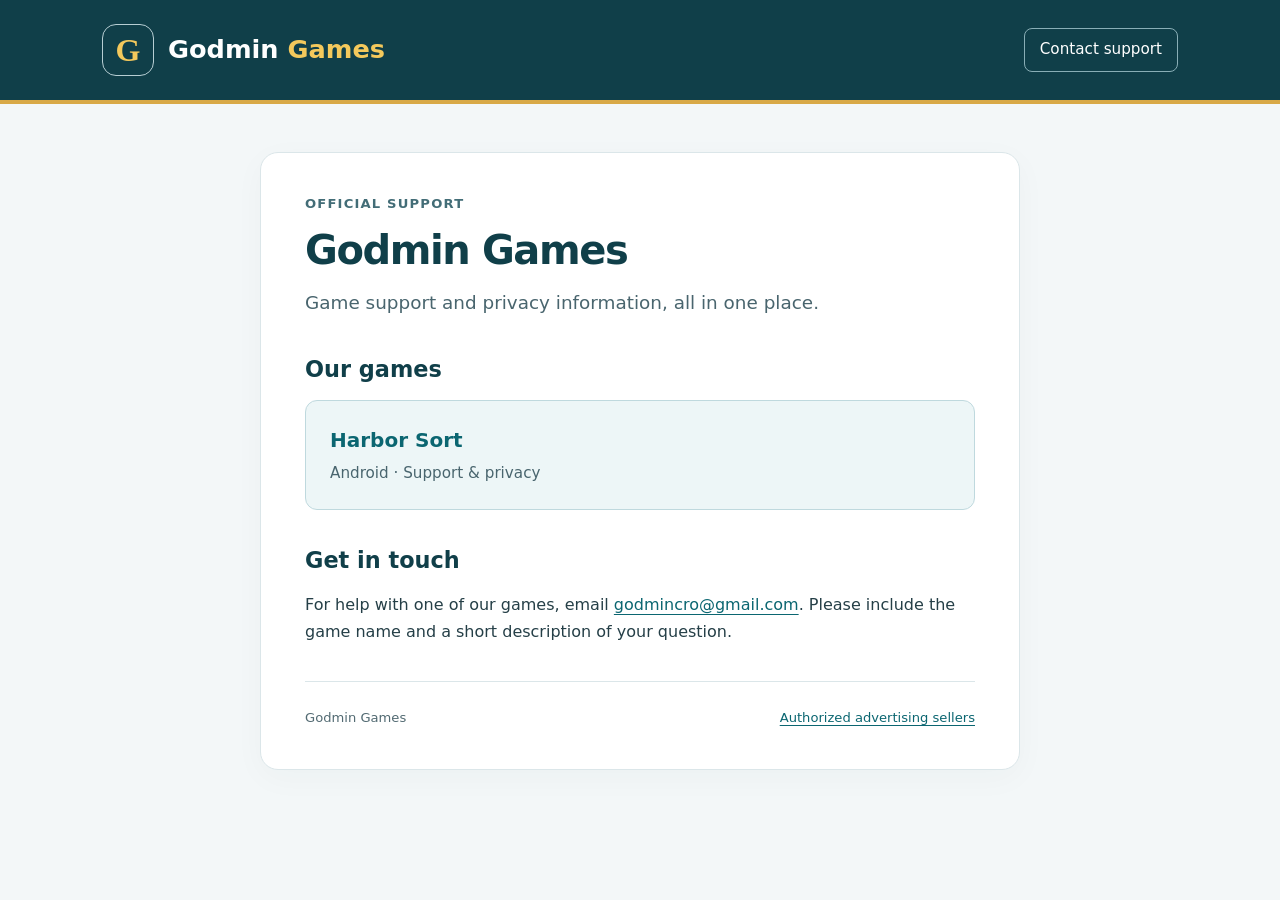
<file: index.html>
<!doctype html>
<html lang="en">
<head>
<meta charset="utf-8"><meta name="viewport" content="width=device-width,initial-scale=1">
<meta name="description" content="Godmin Games. Official game support and privacy information.">
<meta name="theme-color" content="#103f49"><link rel="canonical" href="https://nar-og.github.io/">
<title>Godmin Games</title><link rel="stylesheet" href="/style.css">
</head>
<body>
<header><div class="bar"><a class="brand" href="/" aria-label="Godmin Games home"><span class="mark" aria-hidden="true">G</span><span>Godmin <span class="gold">Games</span></span></a><a class="contact" href="mailto:godmincro@gmail.com">Contact support</a></div></header>
<main class="landing">
<p class="eyebrow">Official support</p><h1>Godmin Games</h1>
<p class="intro">Game support and privacy information, all in one place.</p>
<section><h2>Our games</h2><a class="game-card" href="/harborsort/"><strong>Harbor Sort</strong><span>Android · Support &amp; privacy</span></a></section>
<section><h2>Get in touch</h2><p>For help with one of our games, email <a href="mailto:godmincro@gmail.com">godmincro@gmail.com</a>. Please include the game name and a short description of your question.</p></section>
<footer><span>Godmin Games</span><a href="/app-ads.txt">Authorized advertising sellers</a></footer>
</main></body></html>
</file>
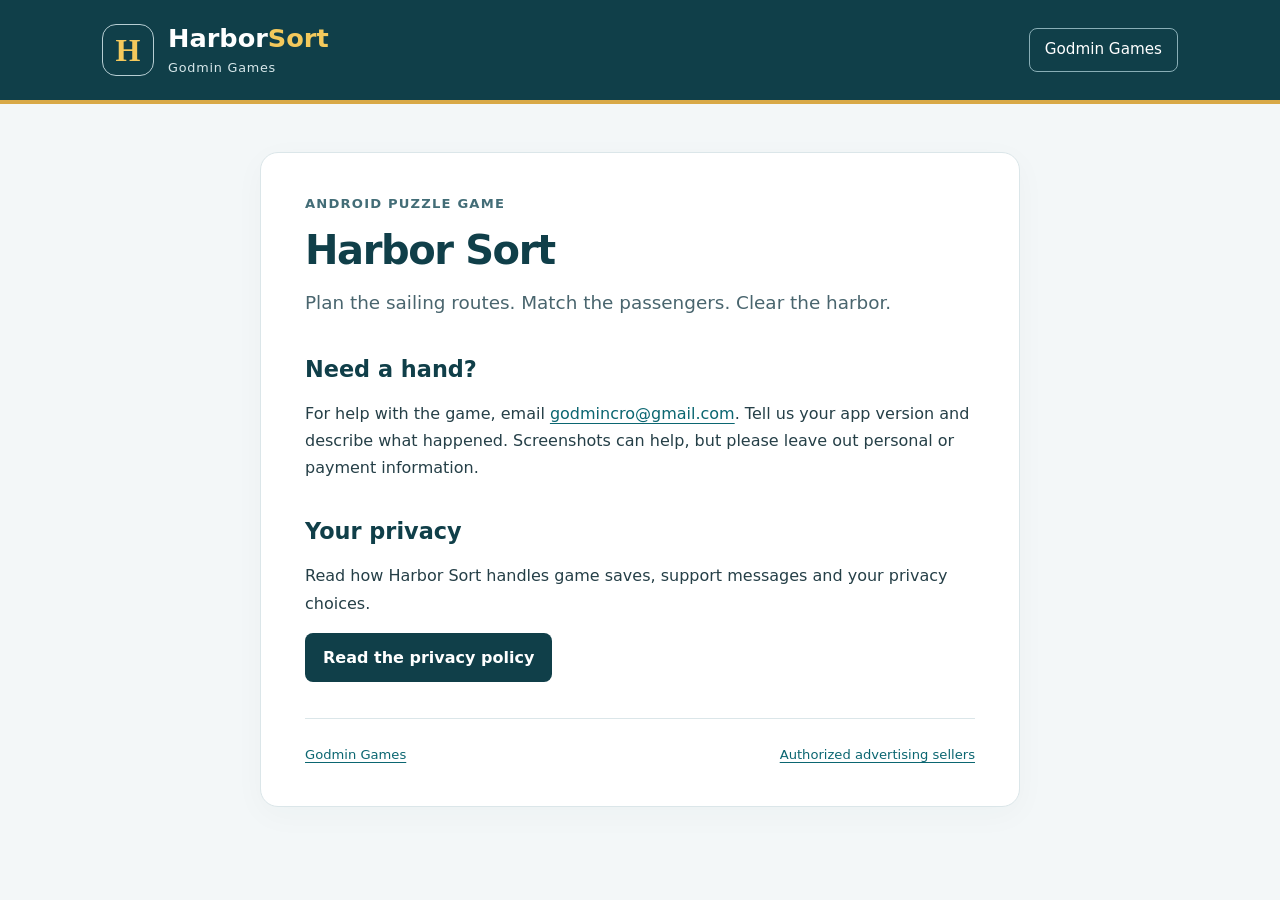
<file: harborsort/index.html>
<!doctype html>
<html lang="en">
<head>
<meta charset="utf-8"><meta name="viewport" content="width=device-width,initial-scale=1">
<meta name="description" content="Official Harbor Sort support and privacy information from Godmin Games.">
<meta name="theme-color" content="#103f49"><link rel="canonical" href="https://nar-og.github.io/harborsort/">
<title>Harbor Sort | Godmin Games</title><link rel="stylesheet" href="/style.css">
</head>
<body>
<header><div class="bar"><a class="brand" href="/harborsort/" aria-label="Harbor Sort home"><span class="mark" aria-hidden="true">H</span><span>Harbor<span class="gold">Sort</span><small>Godmin Games</small></span></a><a class="contact" href="/">Godmin Games</a></div></header>
<main class="landing">
<p class="eyebrow">Android puzzle game</p><h1>Harbor Sort</h1>
<p class="intro">Plan the sailing routes. Match the passengers. Clear the harbor.</p>
<section><h2>Need a hand?</h2><p>For help with the game, email <a href="mailto:godmincro@gmail.com">godmincro@gmail.com</a>. Tell us your app version and describe what happened. Screenshots can help, but please leave out personal or payment information.</p></section>
<section><h2>Your privacy</h2><p>Read how Harbor Sort handles game saves, support messages and your privacy choices.</p><a class="page-button" href="/harborsort/privacy/">Read the privacy policy</a></section>
<footer><a href="/">Godmin Games</a><a href="/app-ads.txt">Authorized advertising sellers</a></footer>
</main></body></html>
</file>
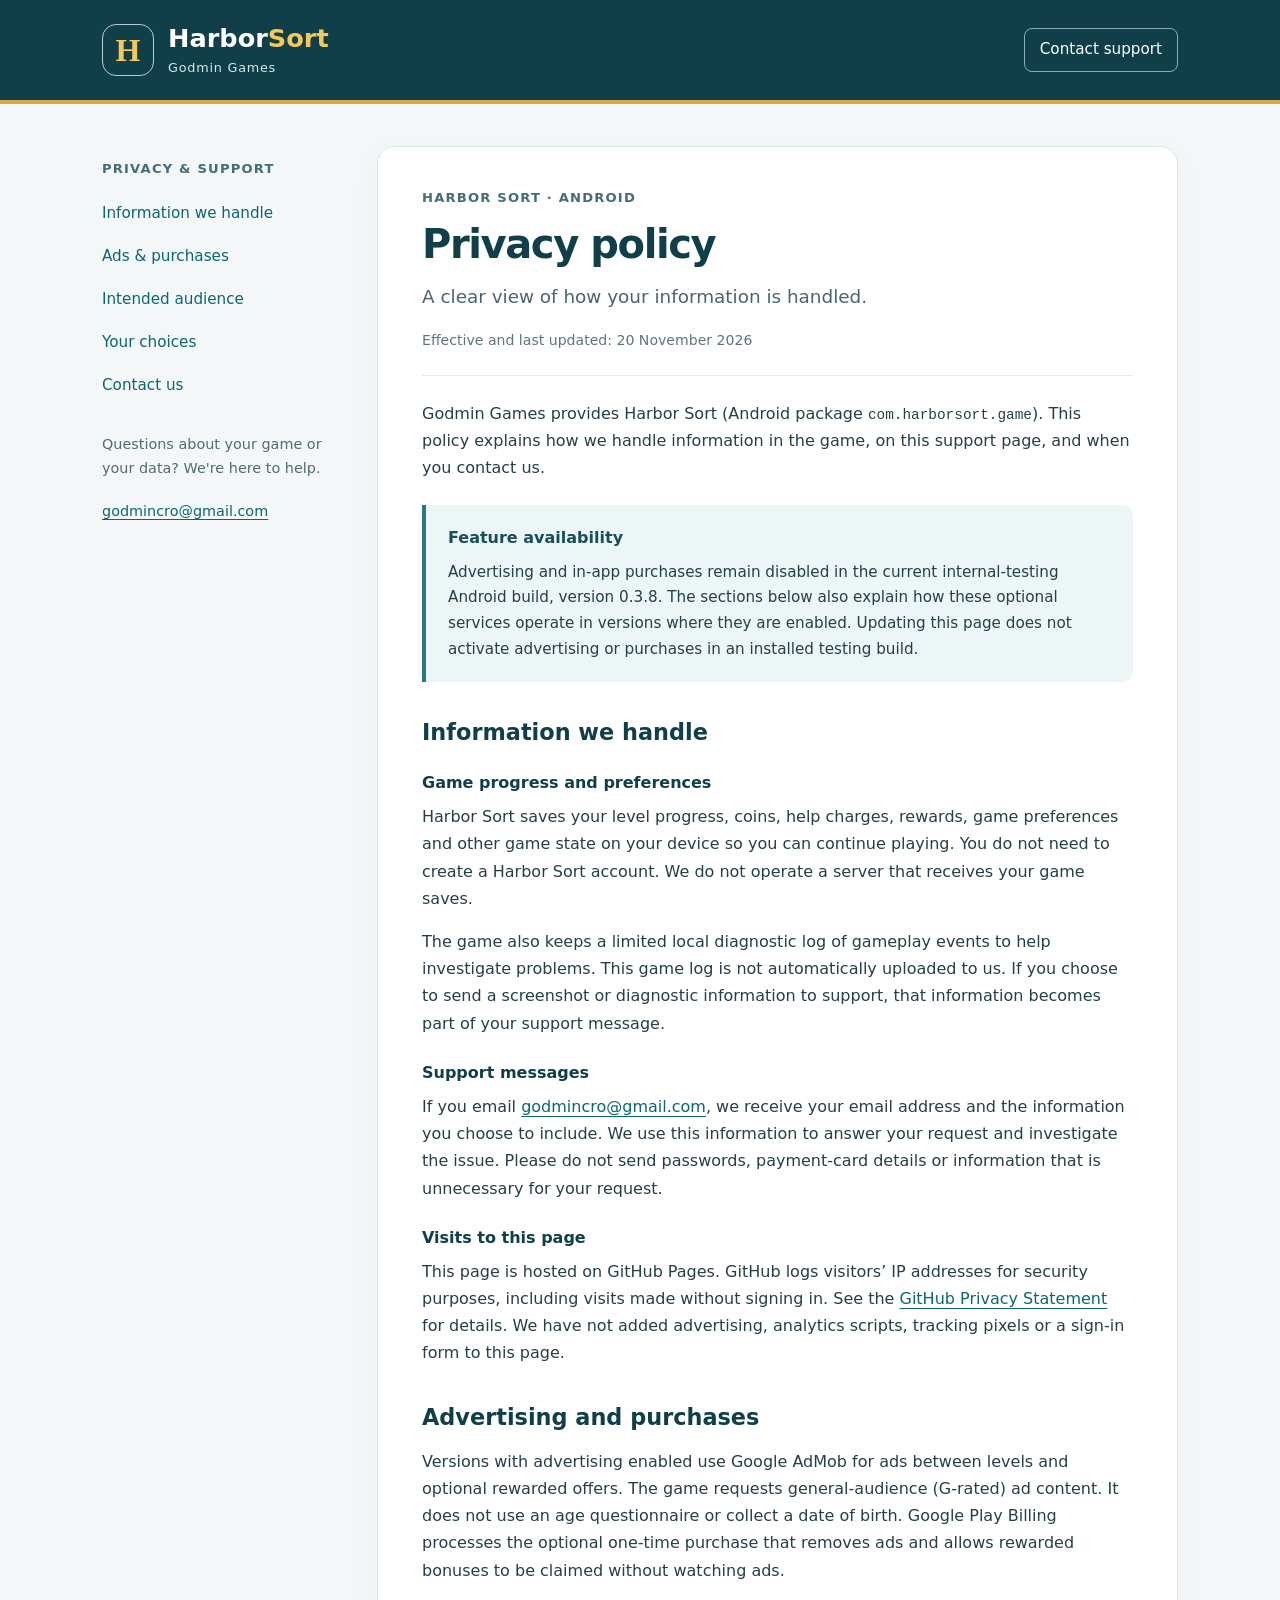
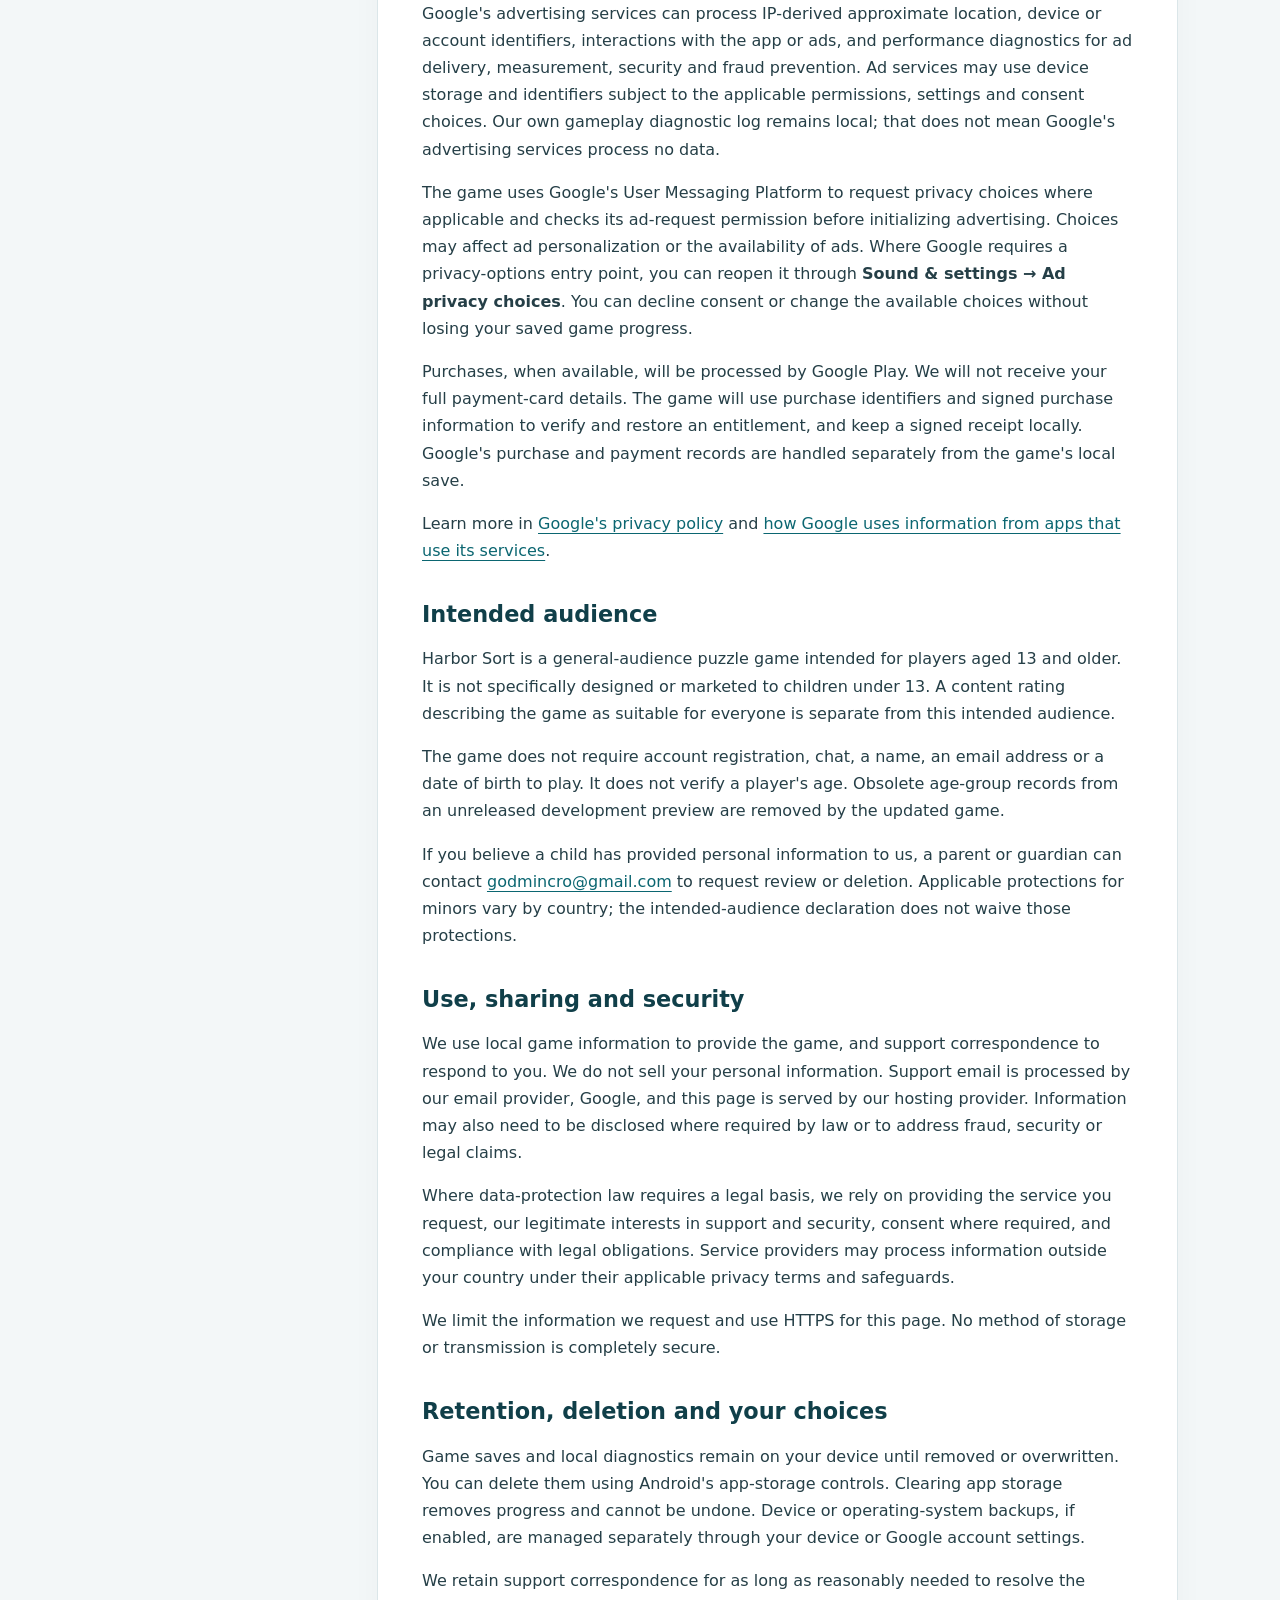
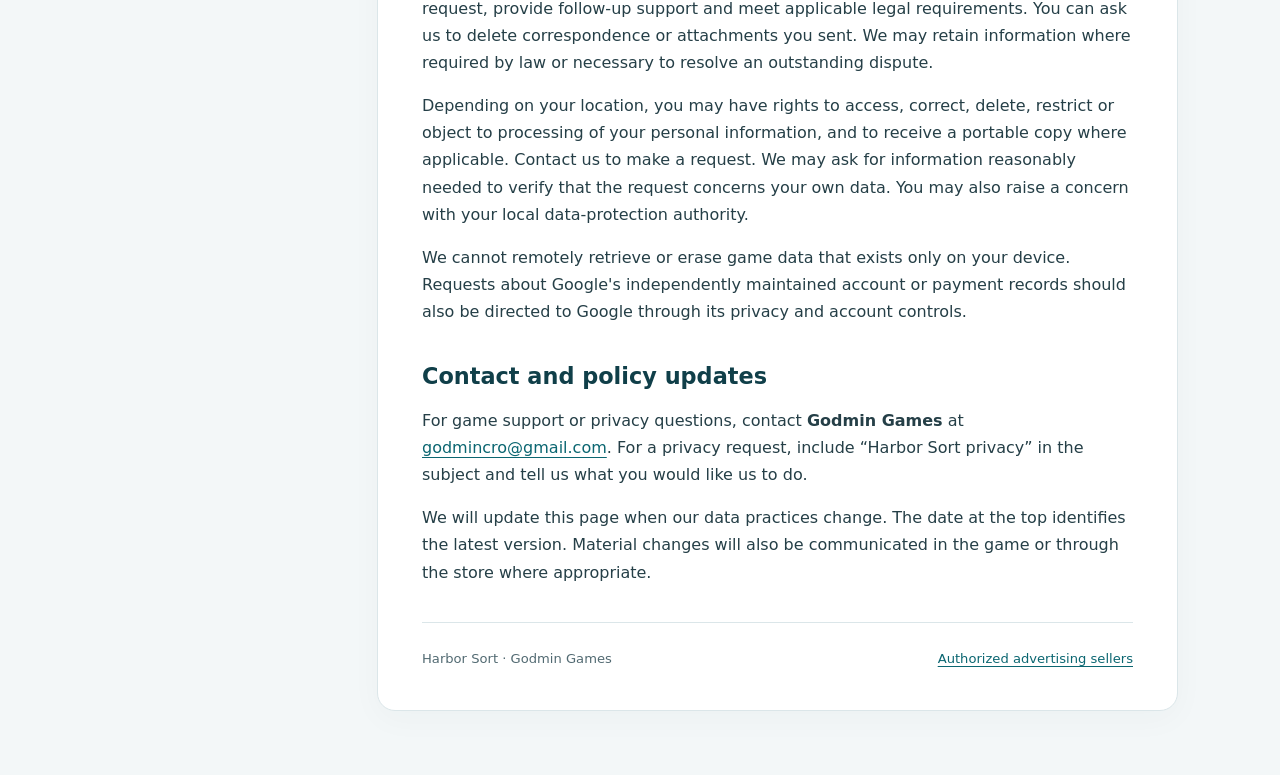
<file: privacy/index.html>
<!doctype html>
<html lang="en"><head><meta charset="utf-8"><meta name="viewport" content="width=device-width,initial-scale=1"><meta http-equiv="refresh" content="0;url=/harborsort/privacy/"><link rel="canonical" href="https://nar-og.github.io/harborsort/privacy/"><title>Harbor Sort privacy policy</title></head><body><p>The privacy policy has moved to <a href="/harborsort/privacy/">Harbor Sort privacy policy</a>.</p></body></html>
</file>
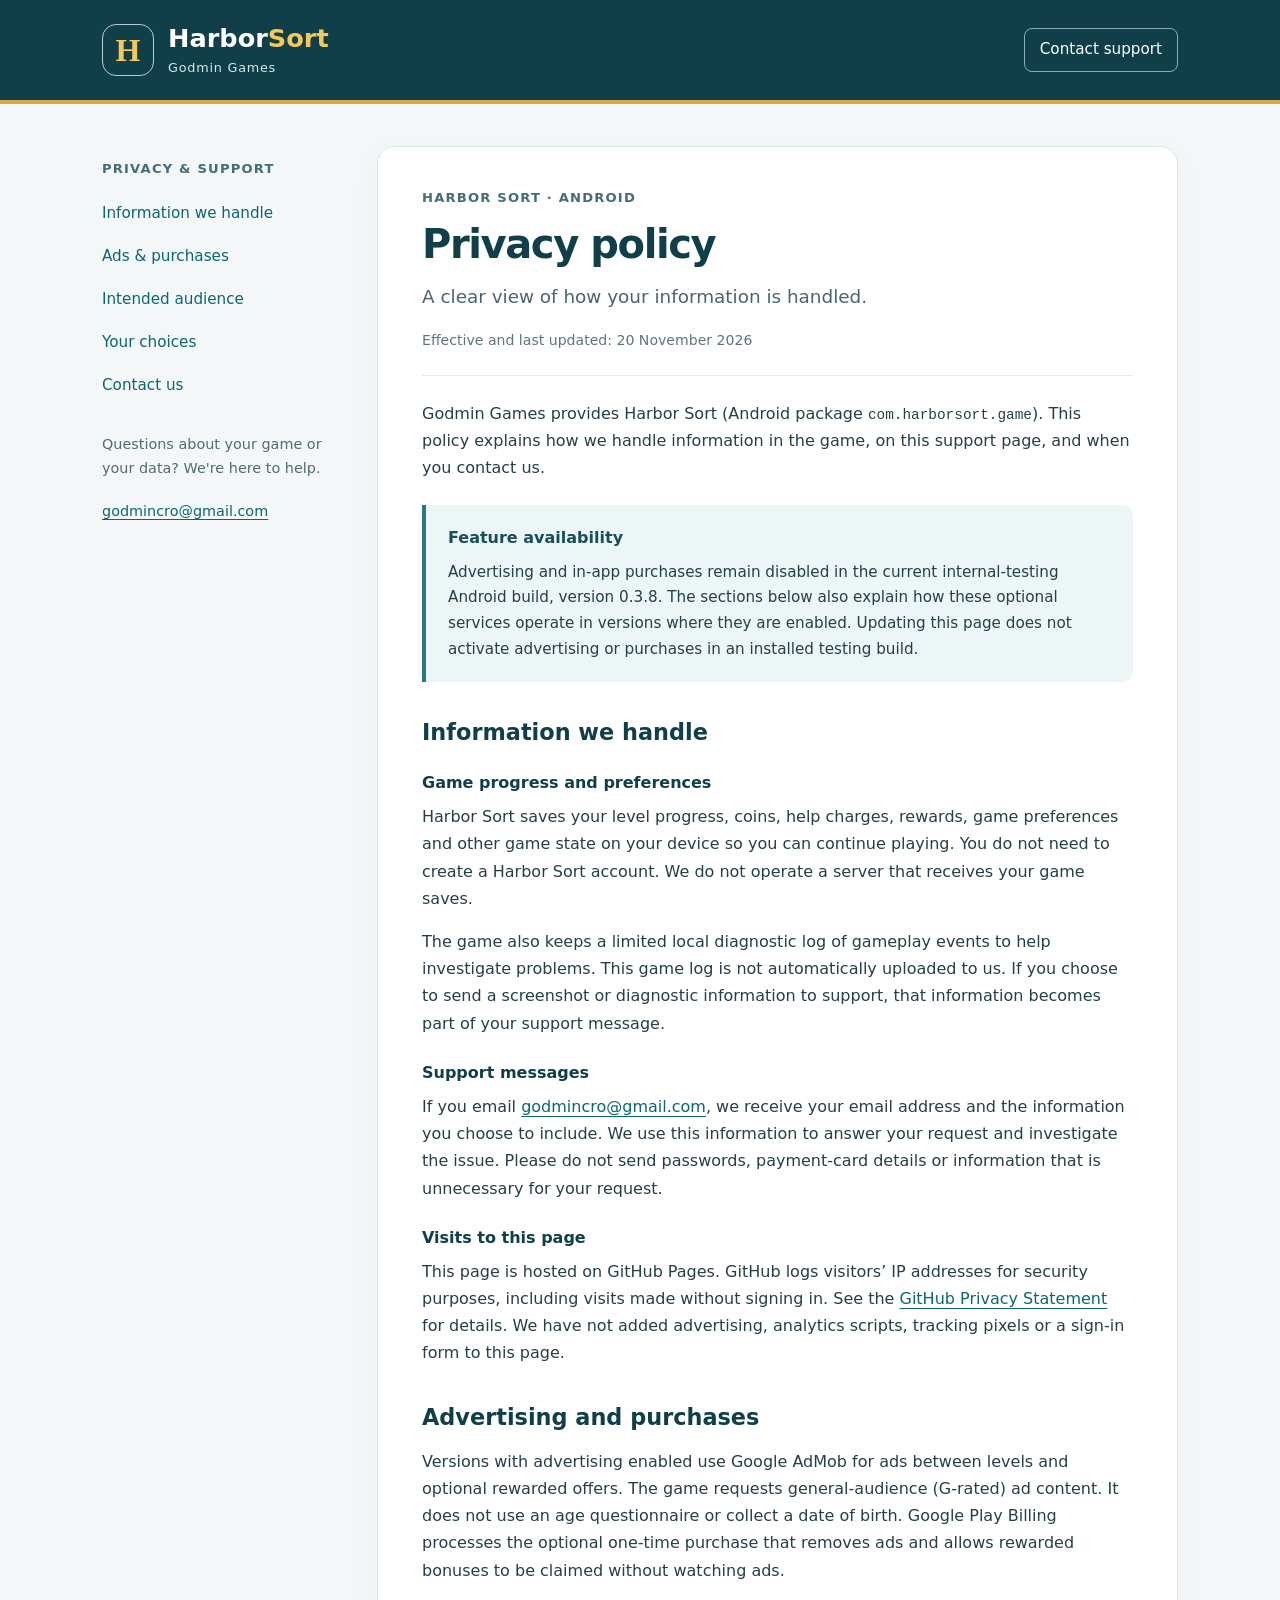
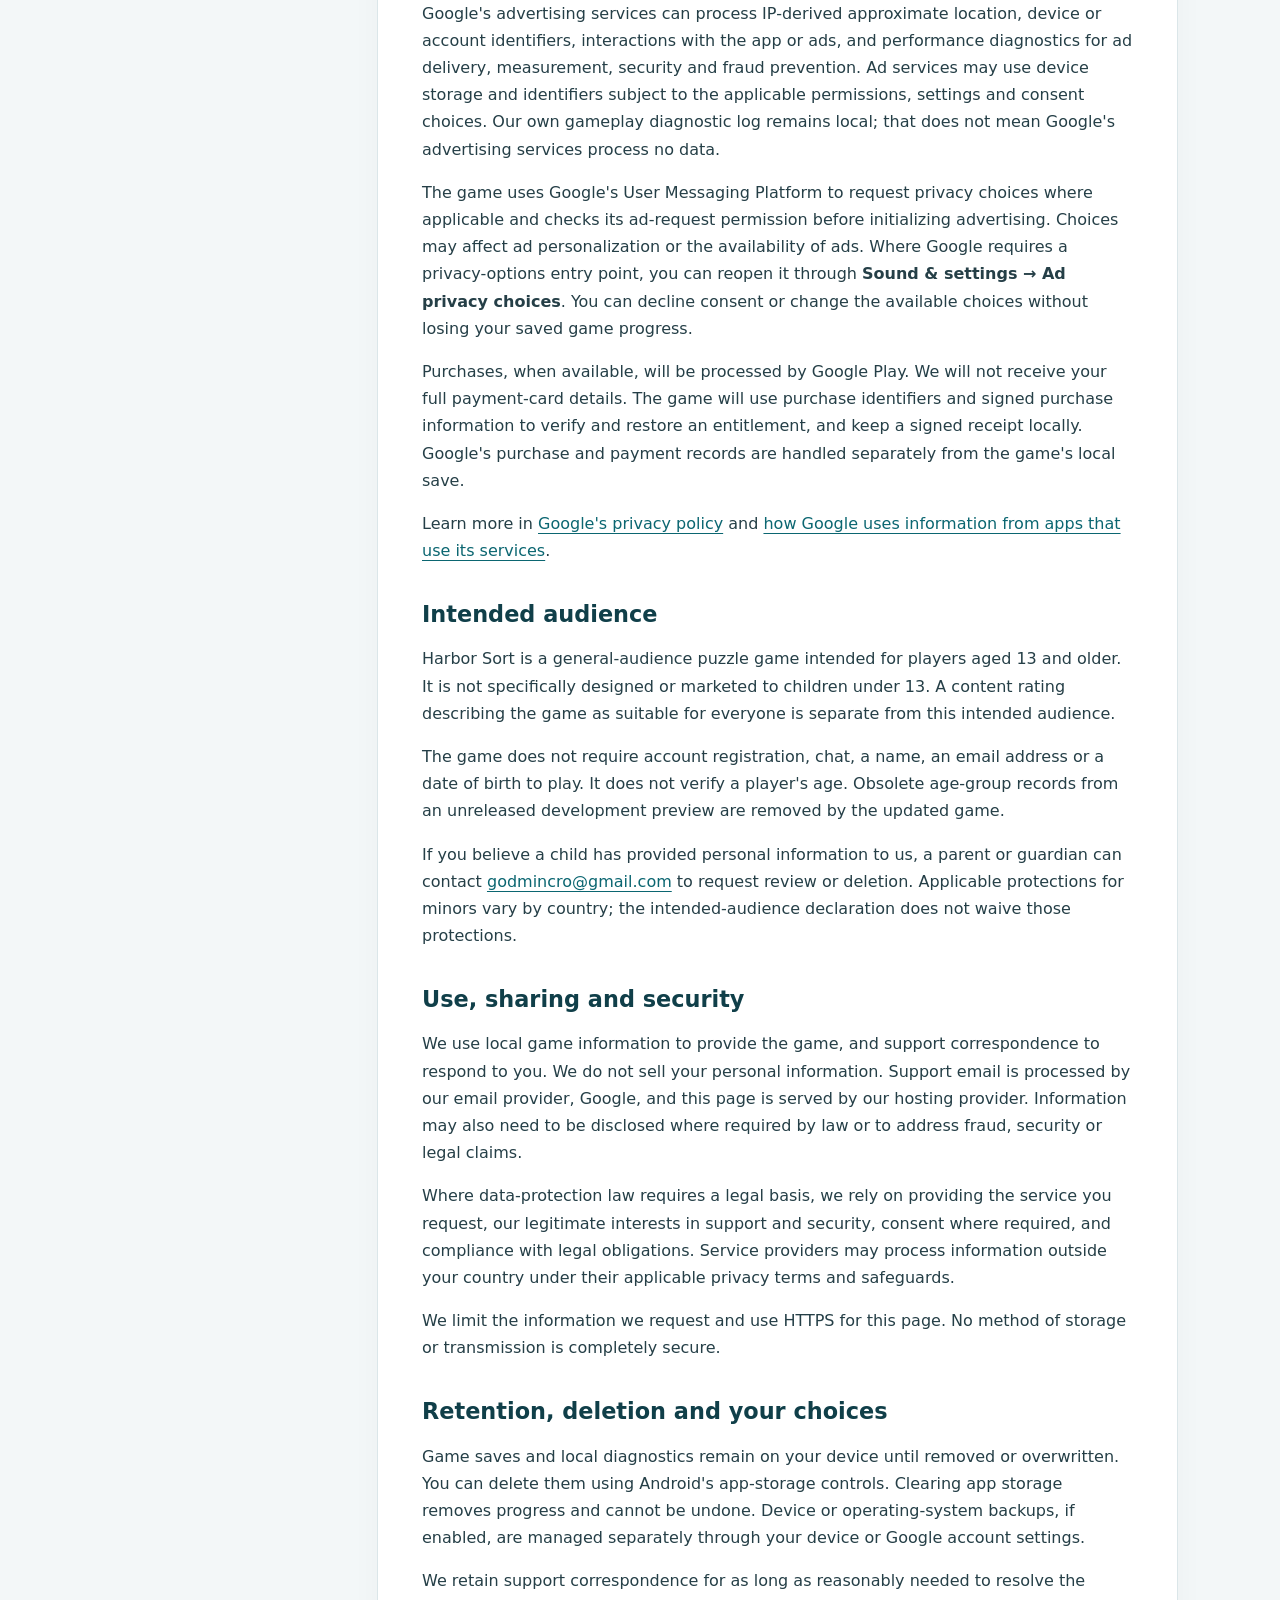
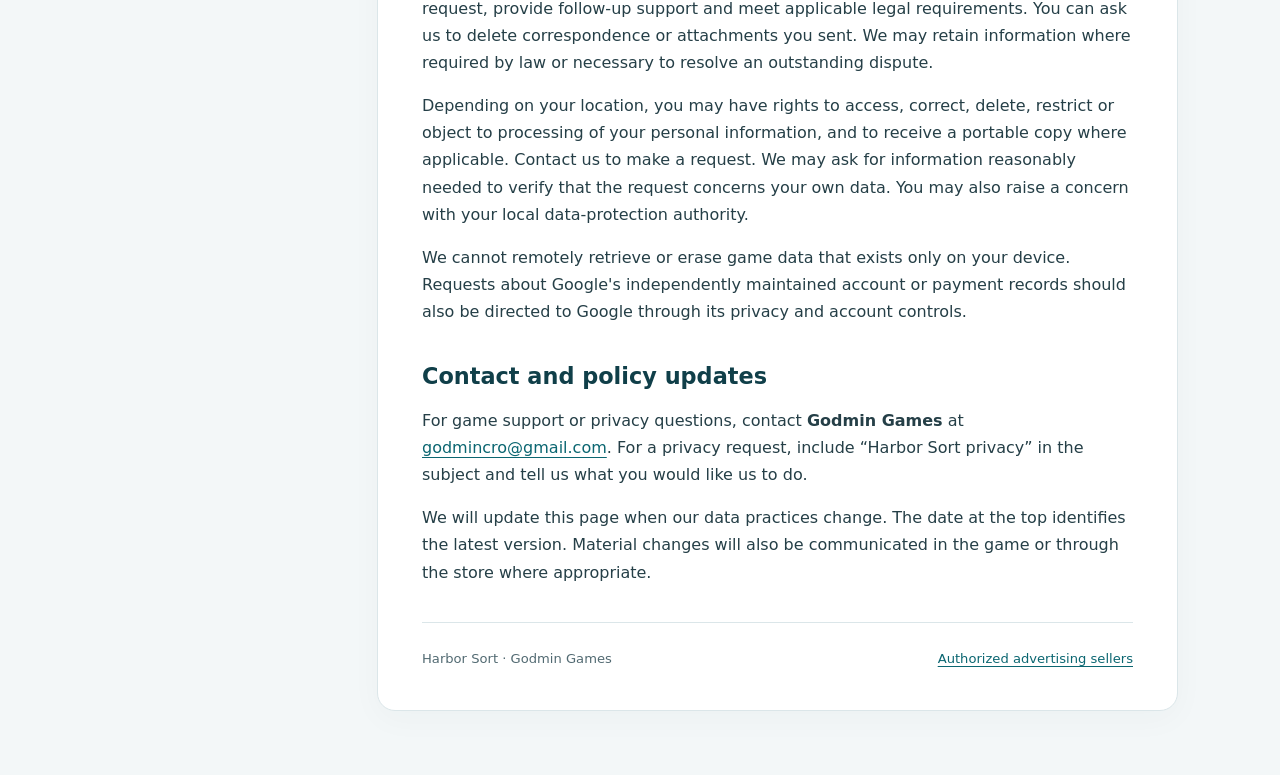
<file: harborsort/privacy/index.html>
<!doctype html>
<html lang="en">
<head>
  <meta charset="utf-8">
  <meta name="viewport" content="width=device-width, initial-scale=1">
  <meta name="description" content="Harbor Sort privacy policy and support contact. Learn about local game saves, support messages, and your privacy choices.">
  <meta name="theme-color" content="#103f49">
  <link rel="canonical" href="https://nar-og.github.io/harborsort/privacy/">
  <title>Privacy Policy &amp; Support | Harbor Sort</title>
  <link rel="stylesheet" href="/style.css">
</head>
<body>
  <a class="skip" href="#privacy">Skip to privacy policy</a>
  <header>
    <div class="bar"><a class="brand" href="/harborsort/" aria-label="Harbor Sort home"><span class="mark" aria-hidden="true">H</span><span>Harbor<span class="gold">Sort</span><small>Godmin Games</small></span></a><a class="contact" href="mailto:godmincro@gmail.com">Contact support</a></div>
  </header>
  <div class="layout">
    <aside aria-label="On this page">
      <p class="eyebrow">Privacy &amp; support</p>
      <nav>
        <a href="#information">Information we handle</a>
        <a href="#advertising">Ads &amp; purchases</a>
        <a href="#children">Intended audience</a>
        <a href="#choices">Your choices</a>
        <a href="#contact">Contact us</a>
      </nav>
      <p class="side-note">Questions about your game or your data? We're here to help.</p>
      <a class="email" href="mailto:godmincro@gmail.com">godmincro@gmail.com</a>
    </aside>
    <main id="privacy">
      <p class="eyebrow">Harbor Sort · Android</p>
      <h1>Privacy policy</h1>
      <p class="intro">A clear view of how your information is handled.</p>
      <p class="date">Effective and last updated: <time datetime="2026-11-20">20 November 2026</time></p>
      <p>Godmin Games provides Harbor Sort (Android package <code>com.harborsort.game</code>). This policy explains how we handle information in the game, on this support page, and when you contact us.</p>
      <div class="notice"><strong>Feature availability</strong><p>Advertising and in-app purchases remain disabled in the current internal-testing Android build, version 0.3.8. The sections below also explain how these optional services operate in versions where they are enabled. Updating this page does not activate advertising or purchases in an installed testing build.</p></div>

      <section id="information">
        <h2>Information we handle</h2>
        <h3>Game progress and preferences</h3>
        <p>Harbor Sort saves your level progress, coins, help charges, rewards, game preferences and other game state on your device so you can continue playing. You do not need to create a Harbor Sort account. We do not operate a server that receives your game saves.</p>
        <p>The game also keeps a limited local diagnostic log of gameplay events to help investigate problems. This game log is not automatically uploaded to us. If you choose to send a screenshot or diagnostic information to support, that information becomes part of your support message.</p>
        <h3>Support messages</h3>
        <p>If you email <a href="mailto:godmincro@gmail.com">godmincro@gmail.com</a>, we receive your email address and the information you choose to include. We use this information to answer your request and investigate the issue. Please do not send passwords, payment-card details or information that is unnecessary for your request.</p>
        <h3>Visits to this page</h3>
        <p>This page is hosted on GitHub Pages. GitHub logs visitors’ IP addresses for security purposes, including visits made without signing in. See the <a href="https://docs.github.com/en/site-policy/privacy-policies/github-general-privacy-statement">GitHub Privacy Statement</a> for details. We have not added advertising, analytics scripts, tracking pixels or a sign-in form to this page.</p>
      </section>

      <section id="advertising">
        <h2>Advertising and purchases</h2>
        <p>Versions with advertising enabled use Google AdMob for ads between levels and optional rewarded offers. The game requests general-audience (G-rated) ad content. It does not use an age questionnaire or collect a date of birth. Google Play Billing processes the optional one-time purchase that removes ads and allows rewarded bonuses to be claimed without watching ads.</p>
        <p>Google's advertising services can process IP-derived approximate location, device or account identifiers, interactions with the app or ads, and performance diagnostics for ad delivery, measurement, security and fraud prevention. Ad services may use device storage and identifiers subject to the applicable permissions, settings and consent choices. Our own gameplay diagnostic log remains local; that does not mean Google's advertising services process no data.</p>
        <p>The game uses Google's User Messaging Platform to request privacy choices where applicable and checks its ad-request permission before initializing advertising. Choices may affect ad personalization or the availability of ads. Where Google requires a privacy-options entry point, you can reopen it through <strong>Sound &amp; settings → Ad privacy choices</strong>. You can decline consent or change the available choices without losing your saved game progress.</p>
        <p>Purchases, when available, will be processed by Google Play. We will not receive your full payment-card details. The game will use purchase identifiers and signed purchase information to verify and restore an entitlement, and keep a signed receipt locally. Google's purchase and payment records are handled separately from the game's local save.</p>
        <p>Learn more in <a href="https://policies.google.com/privacy">Google's privacy policy</a> and <a href="https://policies.google.com/technologies/partner-sites">how Google uses information from apps that use its services</a>.</p>
      </section>

      <section id="children">
        <h2>Intended audience</h2>
        <p>Harbor Sort is a general-audience puzzle game intended for players aged 13 and older. It is not specifically designed or marketed to children under 13. A content rating describing the game as suitable for everyone is separate from this intended audience.</p>
        <p>The game does not require account registration, chat, a name, an email address or a date of birth to play. It does not verify a player's age. Obsolete age-group records from an unreleased development preview are removed by the updated game.</p>
        <p>If you believe a child has provided personal information to us, a parent or guardian can contact <a href="mailto:godmincro@gmail.com">godmincro@gmail.com</a> to request review or deletion. Applicable protections for minors vary by country; the intended-audience declaration does not waive those protections.</p>
      </section>

      <section>
        <h2>Use, sharing and security</h2>
        <p>We use local game information to provide the game, and support correspondence to respond to you. We do not sell your personal information. Support email is processed by our email provider, Google, and this page is served by our hosting provider. Information may also need to be disclosed where required by law or to address fraud, security or legal claims.</p>
        <p>Where data-protection law requires a legal basis, we rely on providing the service you request, our legitimate interests in support and security, consent where required, and compliance with legal obligations. Service providers may process information outside your country under their applicable privacy terms and safeguards.</p>
        <p>We limit the information we request and use HTTPS for this page. No method of storage or transmission is completely secure.</p>
      </section>

      <section id="choices">
        <h2>Retention, deletion and your choices</h2>
        <p>Game saves and local diagnostics remain on your device until removed or overwritten. You can delete them using Android's app-storage controls. Clearing app storage removes progress and cannot be undone. Device or operating-system backups, if enabled, are managed separately through your device or Google account settings.</p>
        <p>We retain support correspondence for as long as reasonably needed to resolve the request, provide follow-up support and meet applicable legal requirements. You can ask us to delete correspondence or attachments you sent. We may retain information where required by law or necessary to resolve an outstanding dispute.</p>
        <p>Depending on your location, you may have rights to access, correct, delete, restrict or object to processing of your personal information, and to receive a portable copy where applicable. Contact us to make a request. We may ask for information reasonably needed to verify that the request concerns your own data. You may also raise a concern with your local data-protection authority.</p>
        <p>We cannot remotely retrieve or erase game data that exists only on your device. Requests about Google's independently maintained account or payment records should also be directed to Google through its privacy and account controls.</p>
      </section>

      <section id="contact">
        <h2>Contact and policy updates</h2>
        <p>For game support or privacy questions, contact <strong>Godmin Games</strong> at <a href="mailto:godmincro@gmail.com">godmincro@gmail.com</a>. For a privacy request, include “Harbor Sort privacy” in the subject and tell us what you would like us to do.</p>
        <p>We will update this page when our data practices change. The date at the top identifies the latest version. Material changes will also be communicated in the game or through the store where appropriate.</p>
      </section>
      <footer><span>Harbor Sort · Godmin Games</span><a href="/app-ads.txt">Authorized advertising sellers</a></footer>
    </main>
  </div>
</body>
</html>
</file>
<file: style.css>
:root{color-scheme:light;font-family:system-ui,-apple-system,BlinkMacSystemFont,"Segoe UI",sans-serif;color:#253f47;background:#f3f7f8;font-size:16px;line-height:1.7;scroll-behavior:smooth}
*{box-sizing:border-box}body{margin:0}a{color:#0b6671;text-underline-offset:.22em}a:hover{color:#05454f}a:focus-visible{outline:3px solid #b77513;outline-offset:4px;border-radius:3px}header{background:#103f49;color:white;border-bottom:4px solid #d8a947}.bar{max-width:1140px;margin:auto;padding:24px 32px;display:flex;align-items:center;justify-content:space-between;gap:20px}.brand{display:flex;align-items:center;gap:14px;color:#fff;text-decoration:none;font-weight:800;font-size:1.6rem;line-height:1.15}.brand:hover{color:white}.brand small{display:block;font-size:.8rem;font-weight:500;letter-spacing:.06em;margin-top:7px;color:#d7e7ea}.gold{color:#f4c95c}.mark{border:1px solid #b7ced3;border-radius:14px;display:grid;place-items:center;height:52px;width:52px;color:#f4c95c;font-family:Georgia,serif;font-size:2rem}.contact{color:white;font-size:.95rem;border:1px solid #89aeb6;border-radius:8px;padding:8px 15px;text-decoration:none;white-space:nowrap}.contact:hover{background:#1b5360;color:white}
.layout{max-width:1140px;margin:42px auto 64px;padding:0 32px;display:grid;grid-template-columns:235px minmax(0,1fr);gap:40px}aside{align-self:start;position:sticky;top:32px;padding-top:12px}nav{display:grid;gap:7px;margin:16px 0 28px}nav a{font-size:.95rem;text-decoration:none;padding:5px 0}.eyebrow{font-size:.82rem;letter-spacing:.09em;font-weight:750;text-transform:uppercase;color:#436d77;margin:0 0 12px}.side-note{font-size:.9rem;color:#536b72}.email{font-size:.9rem;overflow-wrap:anywhere}main{background:#fff;border:1px solid #dbe6e9;border-radius:18px;padding:40px 44px;box-shadow:0 8px 32px #123d4908;min-width:0}h1{color:#103f49;font-size:2.5rem;line-height:1.15;letter-spacing:-.035em;margin:0 0 14px}h2{font-size:1.4rem;color:#103f49;line-height:1.3;margin:0 0 16px}h3{font-size:1rem;color:#103f49;margin:22px 0 7px}.intro{font-size:1.15rem;color:#49656e;margin-top:0}.date{font-size:.88rem;color:#60747b;padding-bottom:22px;border-bottom:1px solid #e2eaed;margin-bottom:24px}p{margin:0 0 16px}p:last-child{margin-bottom:0}code{font-size:.9em;overflow-wrap:anywhere}section{margin-top:36px;scroll-margin-top:24px}.notice{background:#edf6f7;border-left:4px solid #287884;border-radius:0 10px 10px 0;padding:19px 22px;margin:24px 0}.notice strong{color:#174e59}.notice p{margin-top:8px;font-size:.95rem}footer{display:flex;flex-wrap:wrap;justify-content:space-between;gap:10px;padding-top:25px;margin-top:36px;border-top:1px solid #dbe6e9;font-size:.82rem;color:#526a72}.skip{position:absolute;left:16px;top:-100px;padding:10px;background:white;z-index:2}.skip:focus{top:12px}
@media(max-width:800px){.layout{display:block;margin:24px auto 40px;padding:0 20px}aside{position:static;padding:0 4px 20px}aside nav{display:flex;flex-wrap:wrap;gap:6px 18px;margin:0}.side-note,aside .email,aside .eyebrow{display:none}main{padding:30px}.bar{padding:20px 24px}}
@media(max-width:440px){.bar{padding:18px 16px;gap:10px}.brand{font-size:1.35rem;gap:9px}.mark{width:40px;height:44px;font-size:1.7rem}.contact{font-size:.8rem;padding:7px 10px}.layout{padding:0 12px;margin-top:18px}main{padding:26px 20px;border-radius:12px}h1{font-size:2.05rem}aside nav a{font-size:.87rem}.notice{padding:16px}footer{display:block}footer a{display:block;margin-top:8px}}
@media(prefers-reduced-motion:reduce){:root{scroll-behavior:auto}}

.landing{max-width:760px;margin:48px auto;padding:40px 44px}.game-card{display:block;padding:22px 24px;background:#edf6f7;border:1px solid #bfd9de;border-radius:12px;text-decoration:none}.game-card strong{display:block;font-size:1.25rem}.game-card span{display:block;color:#49656e;margin-top:4px;font-size:.95rem}.game-card:hover{background:#e1f0f2}.page-button{display:inline-block;background:#103f49;color:white;text-decoration:none;border-radius:8px;padding:11px 18px;font-weight:650}.page-button:hover{background:#1b5360;color:white}
@media(max-width:800px){.landing{margin:24px 20px;padding:30px}}@media(max-width:440px){.landing{margin:20px 12px;padding:26px 20px}}
</file>
